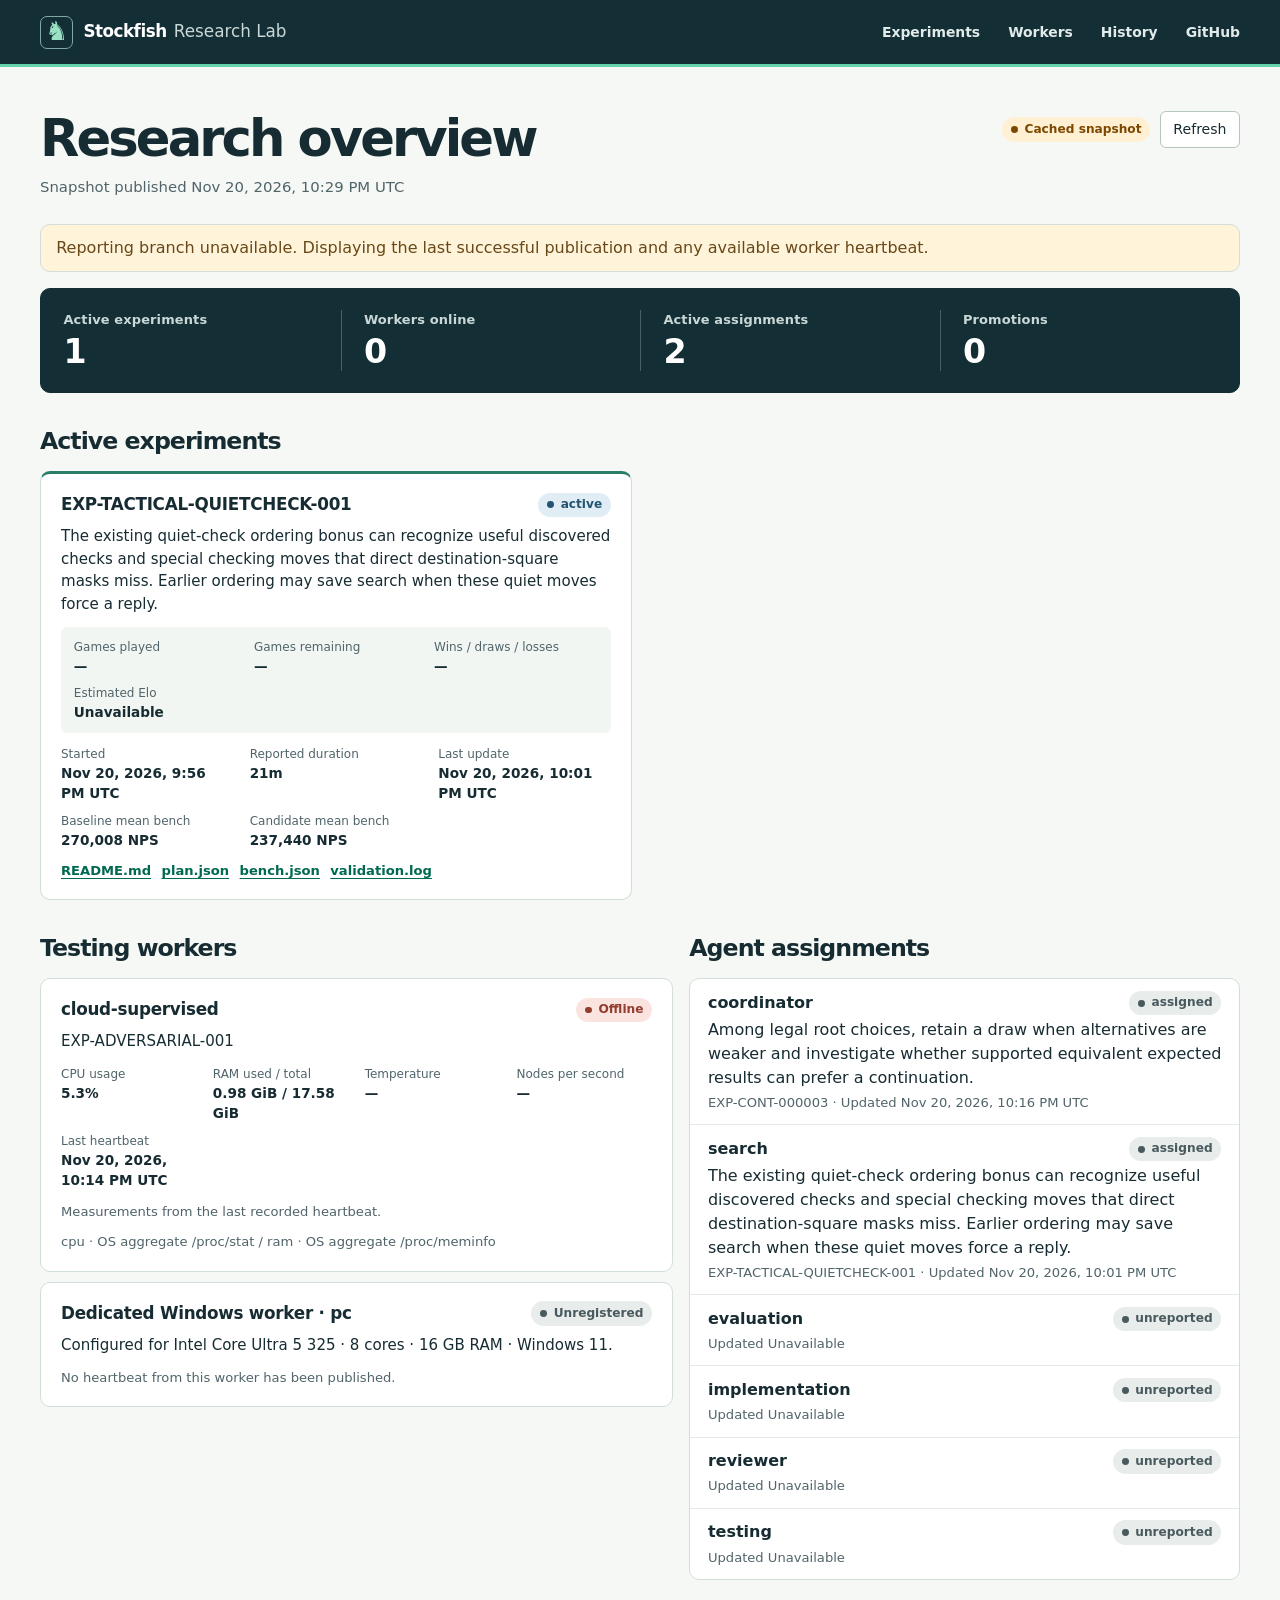
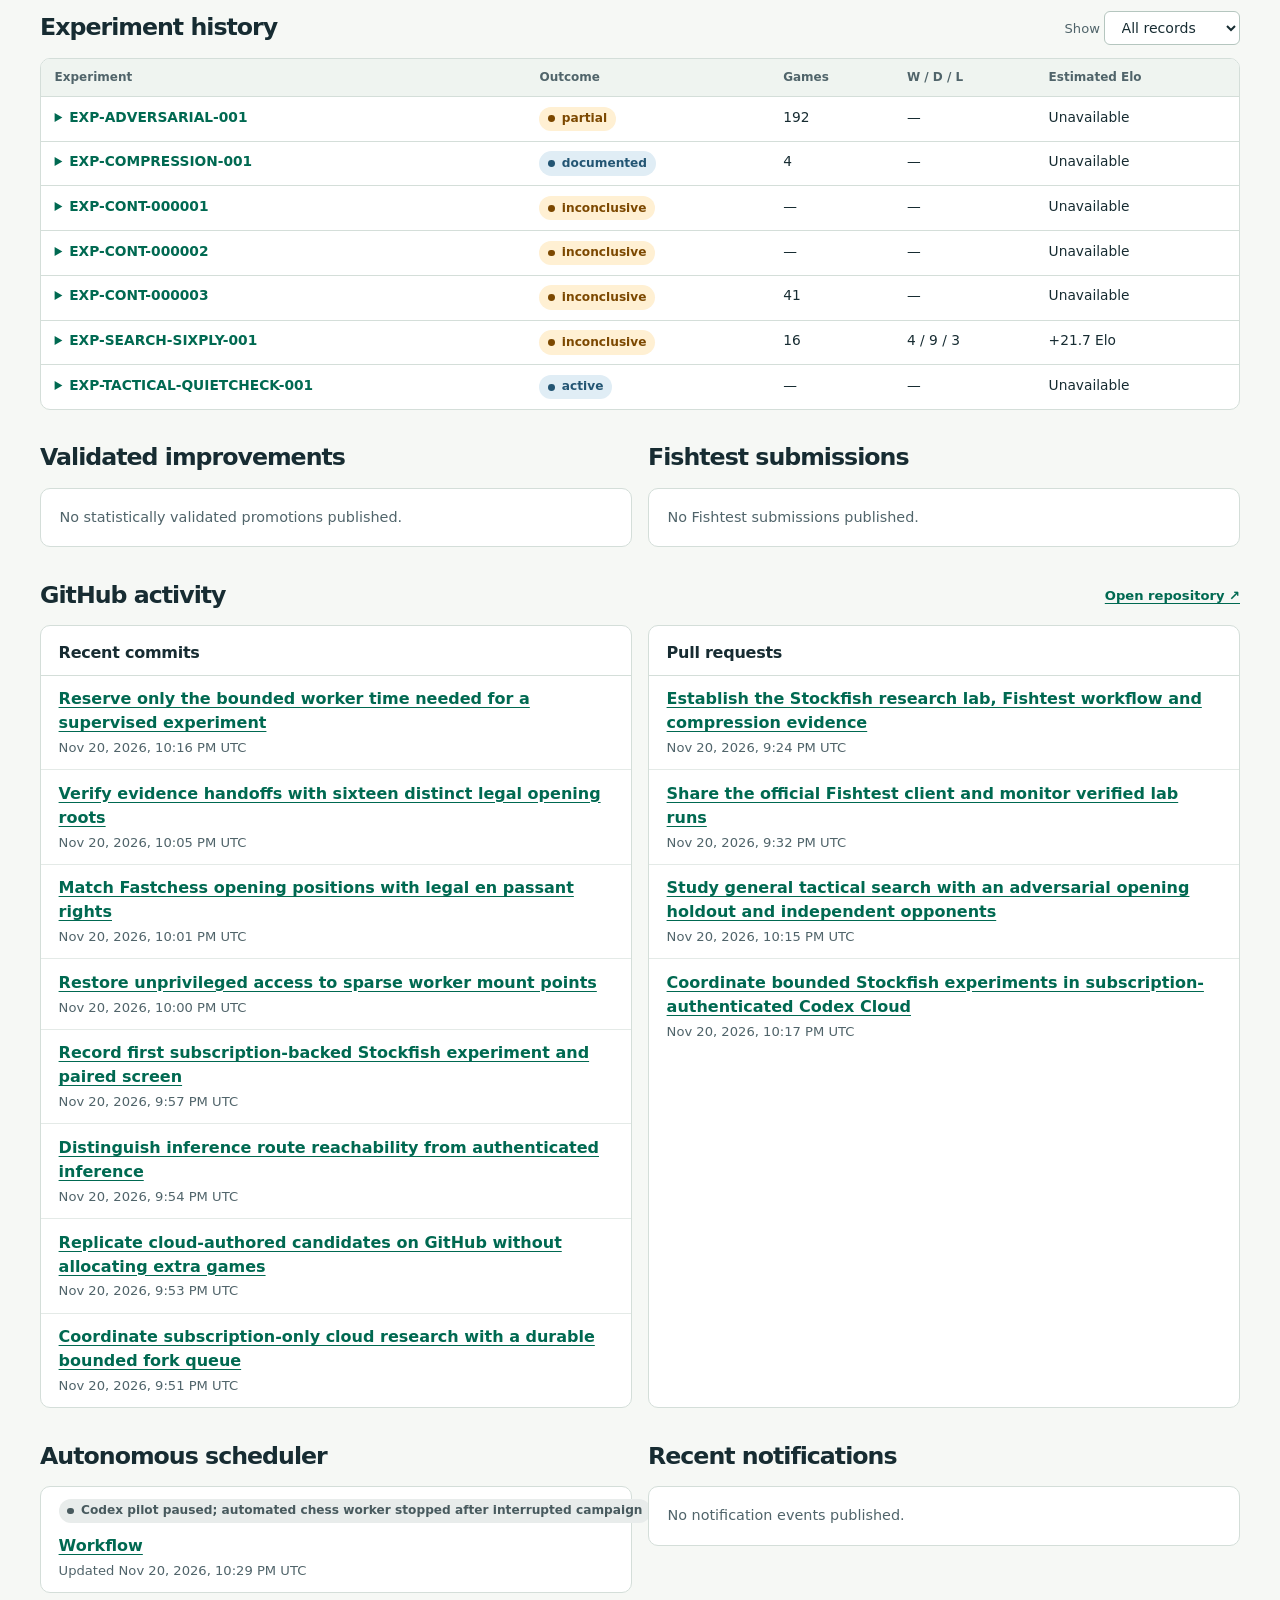
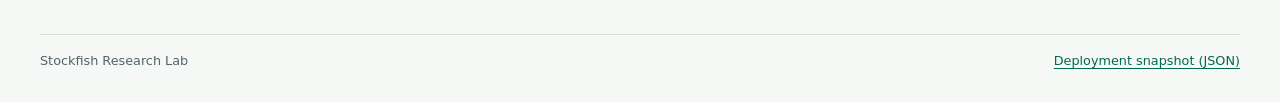
<file: index.html>
<!doctype html>
<html lang="en">
<head>
  <meta charset="utf-8">
  <meta name="viewport" content="width=device-width, initial-scale=1">
  <meta name="color-scheme" content="light">
  <meta name="theme-color" content="#142c34">
  <meta name="referrer" content="no-referrer">
  <title>Stockfish Research Lab · Research overview</title>
  <link rel="stylesheet" href="./dashboard.css">
  <script src="./dashboard.js" defer></script>
</head>
<body>
<a class="skip" href="#overview">Skip to dashboard</a>
<header class="masthead">
  <div class="wrap mast-inner">
    <a class="brand" href="#overview" aria-label="Stockfish Research Lab overview">
      <span class="knight" aria-hidden="true">♞</span><span><strong>Stockfish</strong> <span class="lab">Research Lab</span></span>
    </a>
    <nav aria-label="Dashboard sections">
      <a href="#experiments">Experiments</a><a href="#workers">Workers</a><a href="#history">History</a><a href="#github">GitHub</a>
    </nav>
  </div>
</header>
<main class="wrap" id="overview">
  <div class="page-heading">
    <div><h1>Research overview</h1><p class="source-line" id="source-line">Waiting for a published snapshot.</p></div>
    <div class="sync"><span id="sync-status" class="badge neutral" role="status">Loading</span><button id="refresh" type="button">Refresh</button></div>
  </div>
  <noscript><p class="notice">Enable JavaScript to load the dashboard. The <a href="./snapshot.json">published JSON snapshot</a> is also available directly.</p></noscript>
  <p class="notice" id="connection" hidden></p>
  <dl class="metrics" aria-label="Research summary" id="metrics"></dl>
  <section id="experiments" aria-labelledby="experiments-title">
    <div class="section-head"><h2 id="experiments-title">Active experiments</h2></div>
    <div id="active-list" class="cards"></div>
  </section>
  <div class="operations">
    <section id="workers" aria-labelledby="workers-title"><div class="section-head"><h2 id="workers-title">Testing workers</h2></div><div class="stack" id="worker-list"></div></section>
    <section aria-labelledby="agents-title"><div class="section-head"><h2 id="agents-title">Agent assignments</h2></div><div id="agent-list" class="panel"></div></section>
  </div>
  <section id="history" aria-labelledby="history-title">
    <div class="section-head"><h2 id="history-title">Experiment history</h2>
      <label class="select-label">Show <select id="history-filter"><option value="all">All records</option></select></label>
    </div>
    <div id="history-table" class="panel table-wrap"></div>
  </section>
  <div class="pair">
    <section aria-labelledby="promotions-title"><div class="section-head"><h2 id="promotions-title">Validated improvements</h2></div><div class="panel" id="promotions"></div></section>
    <section aria-labelledby="fishtest-title"><div class="section-head"><h2 id="fishtest-title">Fishtest submissions</h2></div><div class="panel" id="fishtest"></div></section>
  </div>
  <section id="github" aria-labelledby="github-title">
    <div class="section-head"><h2 id="github-title">GitHub activity</h2><a class="section-link" href="https://github.com/ShadyF4RR/Stockfish">Open repository ↗</a></div>
    <div class="pair panels"><div class="panel"><h3>Recent commits</h3><div id="commits"></div></div><div class="panel"><h3>Pull requests</h3><div id="pulls"></div></div></div>
  </section>
  <div class="pair">
    <section aria-labelledby="scheduler-title"><div class="section-head"><h2 id="scheduler-title">Autonomous scheduler</h2></div><div class="panel" id="scheduler"></div></section>
    <section aria-labelledby="notifications-title"><div class="section-head"><h2 id="notifications-title">Recent notifications</h2></div><div class="panel" id="notifications"></div></section>
  </div>
</main>
<footer class="wrap"><span>Stockfish Research Lab</span><a href="./snapshot.json">Deployment snapshot (JSON)</a></footer>
</body>
</html>
</file>
<file: dashboard.css>
:root {
  color-scheme: light; --paper:#f6f8f5; --surface:#fff; --ink:#172c32; --muted:#50646a;
  --line:#d4ded9; --dark:#142e35; --green:#006951; --mint:#ddf3e9; --amber:#7c4800;
  font-family:Inter,"Segoe UI",system-ui,-apple-system,sans-serif; line-height:1.5;
}
* { box-sizing:border-box }
html { scroll-padding-top:1rem }
body { background:var(--paper); color:var(--ink); margin:0 }
button,select { font:inherit }
a { color:var(--green); text-underline-offset:3px }
a:focus-visible,button:focus-visible,select:focus-visible,summary:focus-visible { outline:3px solid #c27900; outline-offset:3px }
.wrap { width:min(1240px,calc(100% - 5rem)); margin-inline:auto }
.masthead { background:var(--dark); color:#fff; border-bottom:3px solid #63d3aa }
.mast-inner,.brand,nav,.page-heading,.sync,.section-head,.line-head,.chiprow,.footline,footer { display:flex; align-items:center }
.mast-inner,.page-heading,.section-head,.line-head,footer { justify-content:space-between; gap:1rem }
.mast-inner { min-height:64px }
.brand { color:#fff; gap:.65rem; text-decoration:none; font-size:1.05rem; white-space:nowrap }
.brand strong { font-weight:750; letter-spacing:-.03em }
.brand .lab { color:#c8d8d7; margin-left:.12rem }
.knight { display:grid; place-items:center; width:33px; height:33px; border:1px solid #7fa9a4; border-radius:7px; font:1.6rem/1 Georgia,serif; color:#9ae1c4 }
nav { gap:1.75rem }
nav a { color:#e1ebea; font-size:.87rem; text-decoration:none; font-weight:550 }
nav a:hover,.brand:hover { color:white; text-decoration:underline }
.page-heading { margin:2.75rem 0 1.6rem; align-items:flex-start }
h1,h2,h3,p,dl,dd { margin:0 }
h1 { font-size:clamp(2.1rem,4vw,3.2rem); line-height:1.09; letter-spacing:-.057em; font-weight:720 }
h2 { font-size:1.48rem; letter-spacing:-.042em; font-weight:680 }
h3 { font-size:1rem; line-height:1.4; letter-spacing:-.016em }
.source-line,.meta,.small,.empty,dt,.select-label { color:var(--muted) }
.source-line { margin-top:.55rem; font-size:.93rem }
.sync { gap:.6rem; min-height:36px }
button,select { color:var(--ink); border:1px solid #b5c6bf; border-radius:6px; background:var(--surface); padding:.42rem .78rem; font-size:.88rem; cursor:pointer }
button:hover,select:hover { border-color:var(--green) }
button:disabled { opacity:.65; cursor:wait }
.badge { display:inline-flex; gap:.42rem; align-items:center; width:fit-content; flex-shrink:0; white-space:nowrap; font-size:.76rem; font-weight:650; line-height:1.6; padding:.16rem .55rem; border-radius:20px }
.badge::before { content:""; width:.43rem; height:.43rem; border-radius:50%; background:currentColor; flex-shrink:0 }
.good { background:var(--mint); color:#075b43 }
.info { background:#e0edf5; color:#235573 }
.warn { background:#fff0d3; color:var(--amber) }
.bad { background:#fbe4e0; color:#923d2d }
.neutral { background:#e8eceb; color:#485a5e }
.notice,.empty,.panel,.card,.metrics { border:1px solid var(--line); border-radius:10px }
.notice { background:#fff3d9; color:#684818; padding:.7rem .95rem; margin-bottom:1rem }
.metrics { margin:0; display:grid; grid-template-columns:repeat(4,minmax(0,1fr)); padding:1.32rem 0; background:var(--dark); border-color:var(--dark); color:white }
.metrics>div { padding:0 1.4rem; border-left:1px solid #466064 }
.metrics>div:first-child { border-left:0 }
.metrics dt { color:#c9d8d6; font-size:.81rem; font-weight:550; letter-spacing:.01em }
.metrics dd { margin-top:.2rem; color:white; font-size:2.08rem; line-height:1.16; letter-spacing:-.055em; font-weight:650; font-variant-numeric:tabular-nums }
section { min-width:0; margin-top:1.9rem }
.section-head { margin-bottom:.75rem; min-height:2.1rem }
.section-link,.select-label,.meta,.small,.footline { font-size:.82rem }
.cards,.pair,.operations { display:grid; grid-template-columns:repeat(2,minmax(0,1fr)); gap:1rem }
.cards>.empty { grid-column:1/-1 }
.operations { grid-template-columns:minmax(0,1.15fr) minmax(0,1fr) }
.panel,.card,.empty { background:var(--surface) }
.card { padding:1.15rem 1.25rem; overflow-wrap:anywhere }
.active-card { border-top:3px solid #287e67 }
.stack { display:grid; gap:.65rem }
.line-head,.chiprow,.footline { gap:.65rem; flex-wrap:wrap }
.card h3 { font-size:1.05rem; overflow-wrap:anywhere }
.card .text { font-size:.94rem; margin:.5rem 0 }
.empty { padding:1.12rem 1.15rem; font-size:.9rem }
.panel>.empty,.panel>div>.empty { border:0; background:transparent }
.panel { overflow-wrap:anywhere }
.panel>h3 { padding:1rem 1.1rem .62rem; border-bottom:1px solid var(--line) }
.row { padding:.72rem 1.1rem }
.row+.row { border-top:1px solid #e4eae7 }
.row p { margin-top:.18rem }
.row a { font-weight:560 }
.meta,.details dd,.tabnums,time { font-variant-numeric:tabular-nums }
.details,.results { display:grid; grid-template-columns:repeat(auto-fit,minmax(8rem,1fr)); gap:.5rem 1rem; margin:.75rem 0 0; font-size:.85rem }
.details dt,.results dt { font-size:.75rem }
.details dd,.results dd { font-weight:560 }
.results { background:#f2f6f3; padding:.65rem .8rem; border-radius:6px }
.progress { display:flex; align-items:center; gap:.65rem; margin-top:.7rem }
progress { width:100%; height:.45rem; appearance:none; background:#dce6e0; border:0; border-radius:8px; overflow:hidden }
progress::-webkit-progress-bar { background:#dce6e0 }
progress::-webkit-progress-value { background:#20886a }
progress::-moz-progress-bar { background:#20886a }
.footline { color:var(--muted); margin-top:.7rem }
.footline a,.section-link { font-weight:610 }
.panel table { width:100%; border-collapse:collapse; text-align:left; font-size:.86rem }
.table-wrap { overflow-x:auto }
th { font-size:.75rem; font-weight:650; color:var(--muted); background:#eff4f0 }
th,td { padding:.6rem .85rem; vertical-align:top }
tbody tr+tr td { border-top:1px solid var(--line) }
thead th { border-bottom:1px solid var(--line) }
td:first-child { min-width:12rem }
td .meta { margin-top:.18rem }
summary { cursor:pointer; color:var(--green); font-weight:610 }
.report-detail { margin-top:.45rem; min-width:min(400px,50vw) }
.report-detail ul { margin:.35rem 0; padding-left:1.2rem }
footer { border-top:1px solid var(--line); margin-top:2.6rem; margin-bottom:2rem; padding-top:1rem; color:var(--muted); font-size:.8rem }
.skip { position:absolute; left:.5rem; top:-5rem; background:white; padding:.6rem }
.skip:focus { top:.5rem; z-index:2 }
[hidden] { display:none !important }
@media(max-width:850px) {
  .wrap { width:calc(100% - 2.5rem) }
  .operations { grid-template-columns:repeat(2,minmax(0,1fr)) }
  nav { gap:1rem }
  .metrics>div { padding:0 .9rem }
}
@media(max-width:650px) {
  .wrap { width:calc(100% - 1.6rem) }
  .mast-inner { align-items:flex-start; flex-direction:column; gap:.45rem; padding:.65rem 0 }
  nav { width:100%; gap:1.1rem; flex-wrap:wrap }
  nav a { font-size:.82rem; min-height:26px }
  .page-heading { margin:1.6rem 0 1rem; flex-direction:column; gap:.55rem }
  .metrics { grid-template-columns:repeat(2,minmax(0,1fr)); padding:.25rem 0 }
  .metrics>div { padding:.55rem .85rem }
  .metrics>div:nth-child(3) { border-left:0 }
  .metrics dd { font-size:1.7rem }
  .pair,.operations,.cards { grid-template-columns:minmax(0,1fr); gap:0 }
  .cards,.panels { gap:.7rem }
  section { margin-top:1.35rem }
  h2 { font-size:1.28rem }
  .section-head { align-items:baseline; flex-wrap:wrap; gap:.3rem }
  .report-detail { min-width:0 }
  .panel table,.panel tbody,.panel tr,.panel td { display:block }
  .panel thead { position:absolute; width:1px; height:1px; clip-path:inset(50%); overflow:hidden }
  .panel tbody tr { padding:.7rem .9rem }
  .panel tbody tr+tr { border-top:1px solid var(--line) }
  .panel td { padding:.12rem 0; border:0 }
  .panel tbody tr+tr td { border:0 }
  .panel td[data-label]::before { content:attr(data-label) " "; color:var(--muted) }
  footer { margin-bottom:1rem }
}
.group-detail { display:block }
.group-detail p { margin:.25rem 0 0 .9rem }
</file>
